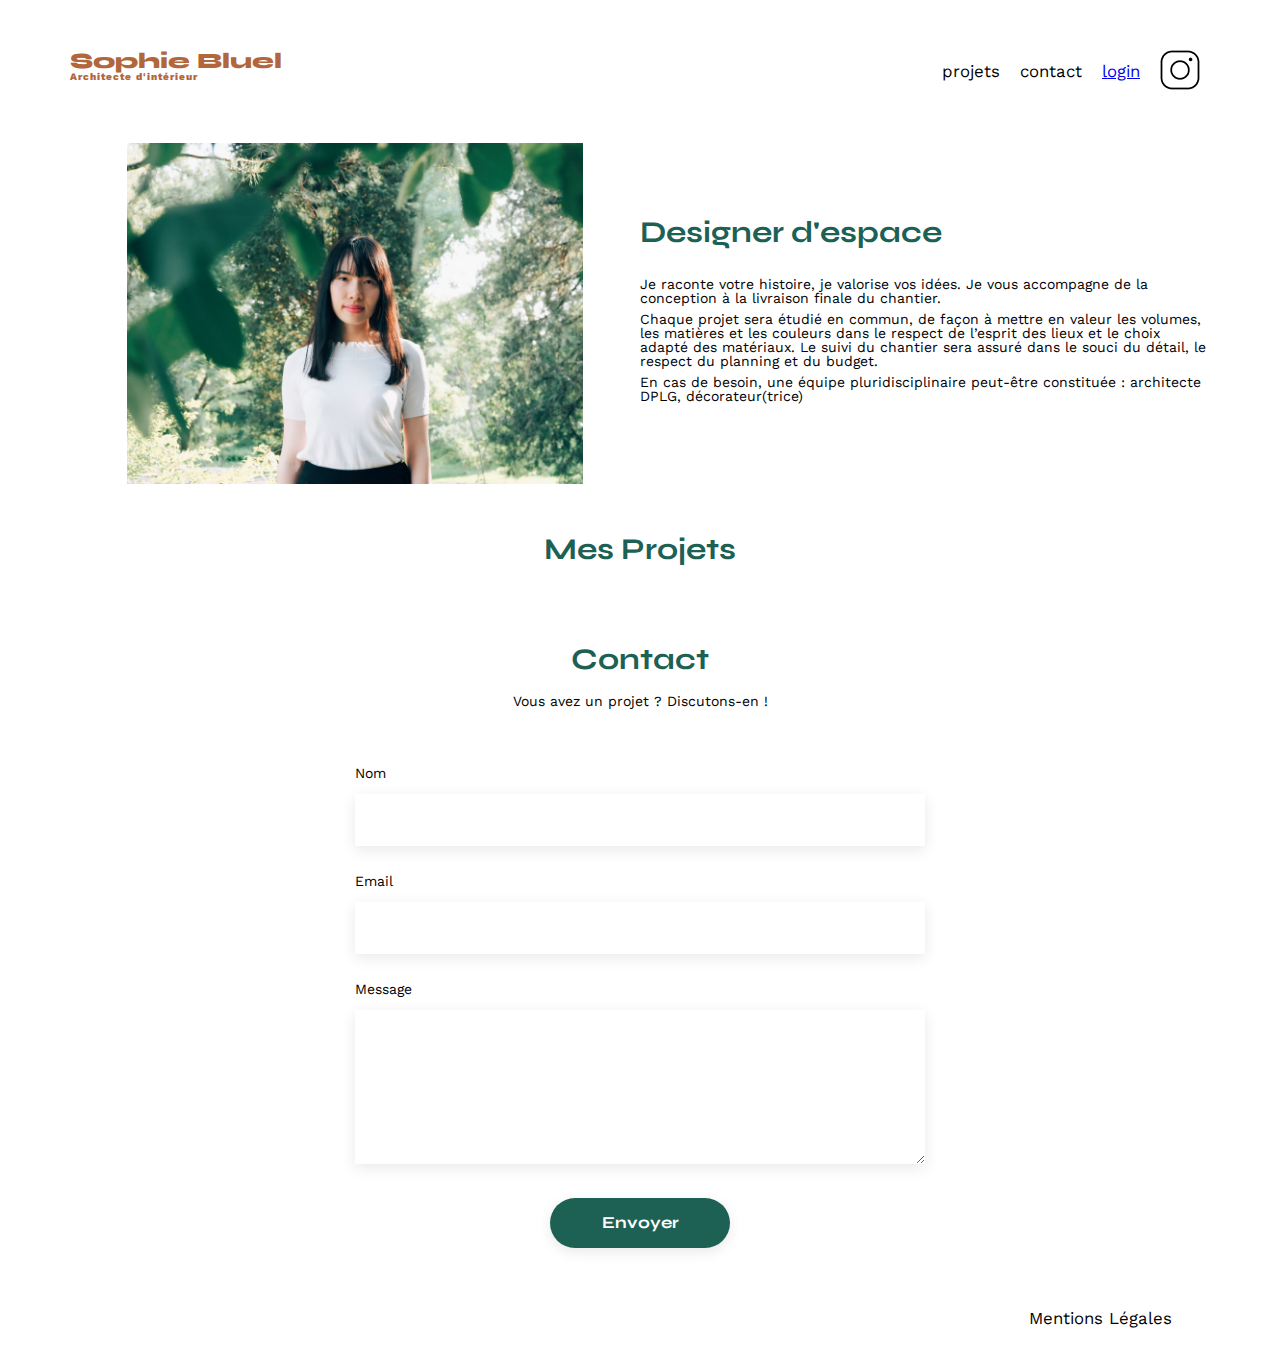
<file: FrontEnd/index.html>
<!DOCTYPE html>
<html lang="fr">
<head>
	<meta charset="UTF-8">
	<title>Sophie Bluel - Architecte d'intérieur</title>
	<meta name="viewport" content="width=device-width, initial-scale=1.0">
	<link rel="preconnect" href="https://fonts.googleapis.com">
	<link rel="preconnect" href="https://fonts.gstatic.com" crossorigin>
	<link href="https://fonts.googleapis.com/css2?family=Syne:wght@700;800&family=Work+Sans&display=swap" rel="stylesheet">
	<meta name="description" content="">
	<link rel="stylesheet" href="./assets/style.css">
</head>
<body>
<header>
	<h1>Sophie Bluel <span>Architecte d'intérieur</span></h1>
	<nav>
		<ul>
			<li>projets</li>
			<li>contact</li>
			<li><a href="./login.html">login</a></li>
			<li><img src="./assets/icons/instagram.png" alt="Instagram"></li>
		</ul>
	</nav>
</header>
<main>
	<section id="introduction">
		<figure>
			<img src="./assets/images/sophie-bluel.png" alt="">
		</figure>
		<article>
			<h2>Designer d'espace</h2>
			<p>Je raconte votre histoire, je valorise vos idées. Je vous accompagne de la conception à la livraison finale du chantier.</p>
			<p>Chaque projet sera étudié en commun, de façon à mettre en valeur les volumes, les matières et les couleurs dans le respect de l’esprit des lieux et le choix adapté des matériaux. Le suivi du chantier sera assuré dans le souci du détail, le respect du planning et du budget.</p>
			<p>En cas de besoin, une équipe pluridisciplinaire peut-être constituée : architecte DPLG, décorateur(trice)</p>
		</article>
	</section>
	<section id="portfolio">
		<h2>Mes Projets</h2>
		<div id="filters">
			<!-- filtres -->
		</div>
		<div class="gallery" id="gallery">
			<!-- image -->
		</div>
	</section>
	<section id="contact">
		<h2>Contact</h2>
		<p>Vous avez un projet ? Discutons-en !</p>
		<form action="#" method="post">
			<label for="name">Nom</label>
			<input type="text" name="name" id="name">
			<label for="email">Email</label>
			<input type="email" name="email" id="email">
			<label for="message">Message</label>
			<textarea name="message" id="message" cols="30" rows="10"></textarea>
			<input type="submit" value="Envoyer">
		</form>
	</section>
</main>

<footer>
	<nav>
		<ul>
			<li>Mentions Légales</li>
		</ul>
	</nav>
</footer>
</body>
<script  src="./script.js"></script>
</html>
</file>
<file: FrontEnd/assets/style.css>
/* http://meyerweb.com/eric/tools/css/reset/
   v2.0 | 20110126
   License: none (public domain)
*/

html, body, div, span, applet, object, iframe,
h1, h2, h3, h4, h5, h6, p, blockquote, pre,
a, abbr, acronym, address, big, cite, code,
del, dfn, em, img, ins, kbd, q, s, samp,
small, strike, strong, sub, sup, tt, var,
b, u, i, center,
dl, dt, dd, ol, ul, li,
fieldset, form, label, legend,
table, caption, tbody, tfoot, thead, tr, th, td,
article, aside, canvas, details, embed,
figure, figcaption, footer, header, hgroup,
menu, nav, output, ruby, section, summary,
time, mark, audio, video {
	margin: 0;
	padding: 0;
	border: 0;
	font-size: 100%;
	font: inherit;
	vertical-align: baseline;
}
/* HTML5 display-role reset for older browsers */
article, aside, details, figcaption, figure,
footer, header, hgroup, menu, nav, section {
	display: block;
}
body {
	line-height: 1;
}
ol, ul {
	list-style: none;
}
blockquote, q {
	quotes: none;
}
blockquote:before, blockquote:after,
q:before, q:after {
	content: '';
	content: none;
}
table {
	border-collapse: collapse;
	border-spacing: 0;
}
/** end reset css**/
body {
	max-width: 1140px;
	margin:auto;
	font-family: 'Work Sans' ;
	font-size: 14px;
}
header {
	display: flex;
	justify-content: space-between;
	margin: 50px 0
}
section {
	margin: 50px 0
}

h1{
	display: flex;
	flex-direction: column;
	font-family: 'Syne';
	font-size: 22px;
	font-weight: 800;
	color: #B1663C
}

h1 > span {
	font-family: 'Work Sans';
	font-size:10px;
	letter-spacing: 0.1em;
;
}

h2{
	font-family: 'Syne';
	font-weight: 700;
	font-size: 30px;
	color: #1D6154
}
nav ul {
	display: flex;
	align-items: center;
	list-style-type: none;

}
nav li {
	padding: 0 10px;
	font-size: 1.2em;
}

li:hover {
	color: #B1663C;
}
#introduction {
	display: flex;
	align-items: center;
}
#introduction figure {
	flex: 1
}
#introduction img {
	display: block;
	margin: auto;
	width: 80%;
}

#introduction article {
	flex: 1
}
#introduction h2 {
	margin-bottom: 1em;
}

#introduction p {
	margin-bottom: 0.5em;
}
#portfolio h2 {
	text-align: center;
	margin-bottom: 1em;
}
.gallery {
	width: 100%;
	display: grid;
	grid-template-columns: 1fr 1fr 1fr;
	grid-column-gap: 20px;
	grid-row-gap: 20px;
}

.gallery img {
	width: 100%;

}
#contact {
	width: 50%;
margin: auto;
}
#contact > * {
	text-align: center;

}
#contact h2{
	margin-bottom: 20px;
}
#contact form {
	text-align: left;
	margin-top:30px;
	display: flex;
	flex-direction: column;
}

#contact input {
	height: 50px;
	font-size: 1.2em;
	border: none;
	box-shadow: 0px 4px 14px rgba(0, 0, 0, 0.09);
}
#contact label {
	margin: 2em 0 1em 0;
}
#contact textarea {
	border: none;
	box-shadow: 0px 4px 14px rgba(0, 0, 0, 0.09);
}

input[type="submit"]{
	font-family: 'Syne';
	font-weight: 700;
	color: white;
	background-color: #1D6154;
	margin : 2em auto ;
	width: 180px;
	text-align: center;
	border-radius: 60px ;
}

footer nav ul {
	display: flex;
	justify-content: flex-end;
	margin: 2em
}
</file>
